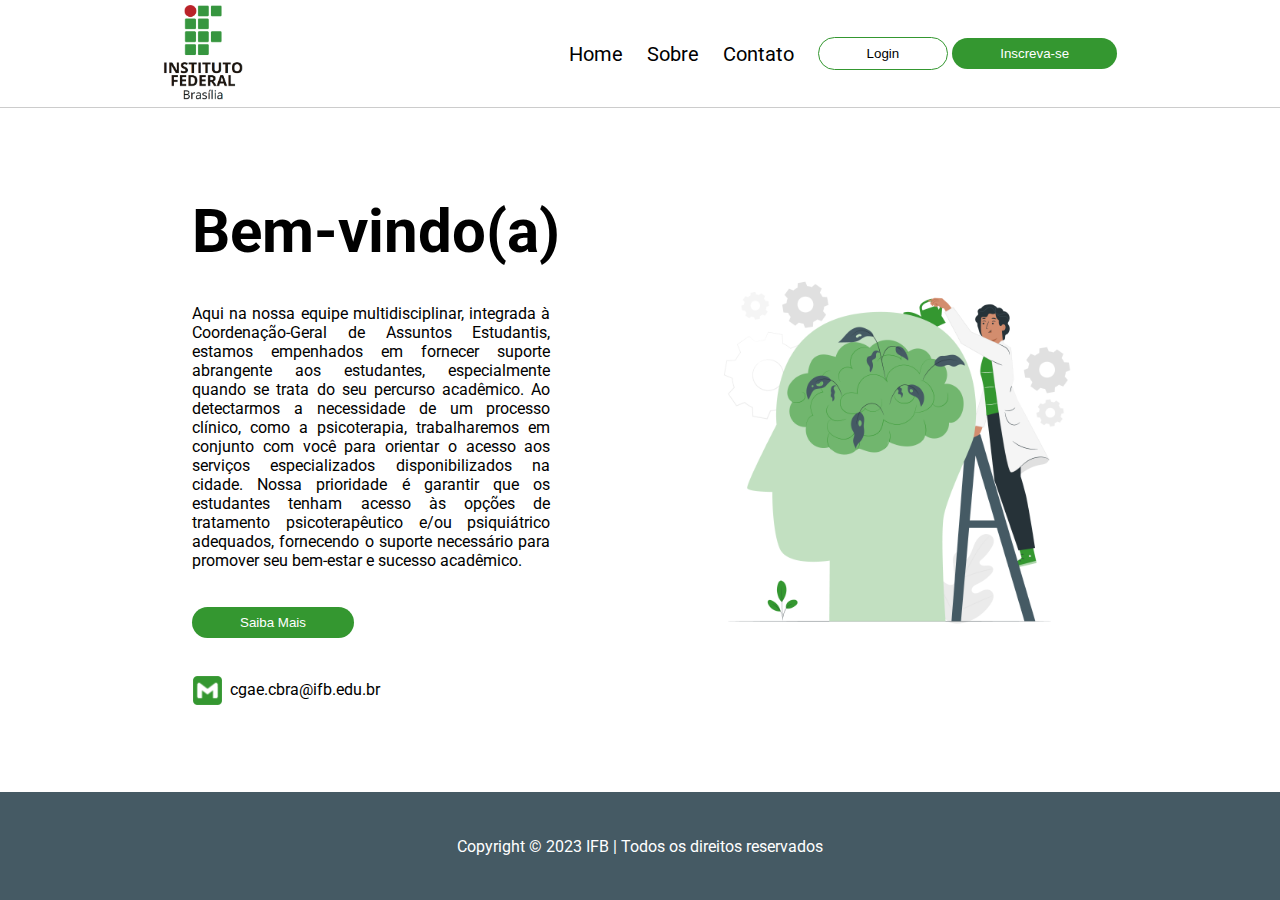
<file: AGENDACGAE/2023-1---vespertino---pi2-g7-2023-1/Site PI/index.html>
<!DOCTYPE html>
<html lang="pt-br">
<head>
    <meta charset="UTF-8">
    <meta name="viewport" content="width=device-width, initial-scale=1.0">
    <title>Saúde Mental IFB</title>
    <link rel="stylesheet" href="landing-page.css">
</head>
<body>
    <header id="header">
        <img src="./imagens/IFBVertical.png" alt="">
        <nav class="navigation">
          <a href="index.html">Home</a>
          <a href="sobre.html">Sobre</a>
          <a href="contato.html">Contato</a>
          <div class="button-wrapper">
            <a href="login.html"><button class="login">Login</button></a>
            <a href="cadastro.html"><button class="cadastro">Inscreva-se</button></a>
          </div>
        </nav>
    </header>
    
    <main>
        <div class="content">
            <h1>Bem-vindo(a)</h1>
            <p>Aqui na nossa equipe multidisciplinar, integrada à Coordenação-Geral de Assuntos Estudantis, 
                estamos empenhados em fornecer 
                suporte abrangente aos estudantes, 
                especialmente quando se trata do seu percurso acadêmico. Ao detectarmos a necessidade de um processo clínico, como a psicoterapia, trabalharemos em conjunto com você para orientar o acesso aos serviços especializados disponibilizados na cidade. Nossa prioridade é garantir que os estudantes tenham acesso às opções de tratamento psicoterapêutico e/ou psiquiátrico adequados, fornecendo o suporte necessário para promover seu bem-estar e sucesso acadêmico.</p>
            <a href="sobre.html"><button class="cadastro">Saiba Mais</button></a>
            <div class="icon-wrapper">
                <img src="./imagens/SVGRepo_iconCarrier.png" alt="">
                <p>cgae.cbra@ifb.edu.br</p>
            </div>
        </div>
        <div class="img">
            <img src="./imagens/Mental health-pana 1.png" alt="">
        </div>
    </main>

    <footer>
        <p>Copyright © 2023 IFB | Todos os direitos reservados</p>
    </footer>
</body>
</html>
</file>
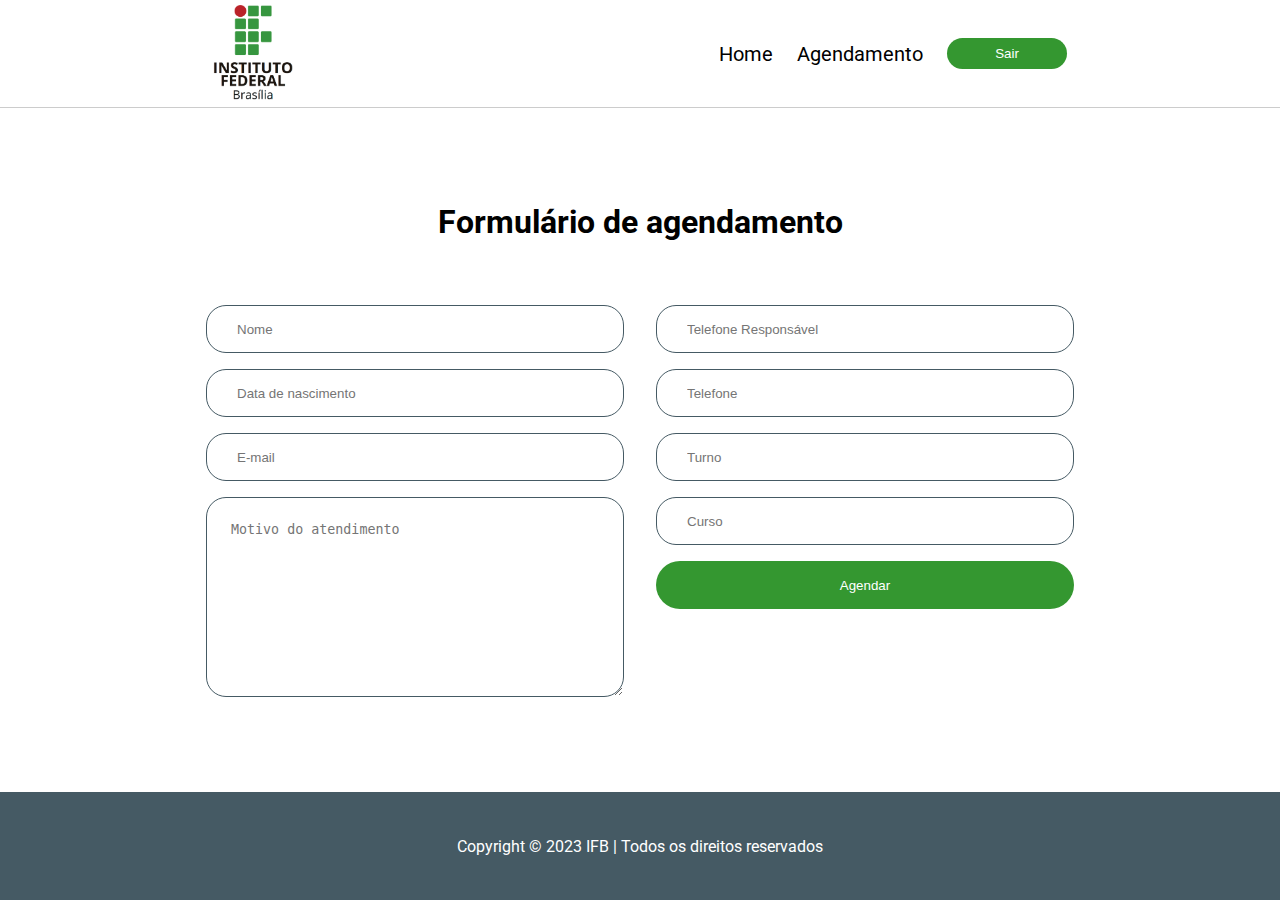
<file: AGENDACGAE/2023-1---vespertino---pi2-g7-2023-1/Site PI/agendamento.html>
<!DOCTYPE html>
<html lang="pt-br">

  <head>
    <meta charset="UTF-8">
    <link rel="stylesheet" href="agendamento.css">
    <meta name="viewport" content="width=device-width, initial-scale=1.0">
    <title>Saúde Mental IFB</title>
  </head>

  <body>

    <header id="header">
      <img src="./imagens/IFBVertical.png" alt="">
      <nav class="navigation">
        <a href="loginSucess.html">Home</a>
        <a href="#">Agendamento</a>
        <div class="button-wrapper">
          <a href="index.html"><button class="cadastro">Sair</button></a>
        </div>
      </nav>
    </header>

    <main id="main">
        <h1>Formulário de agendamento</h1>
        <form action="">
            <div class="left-inputs">
                <input type="text" placeholder="Nome">
                <input type="text" placeholder="Data de nascimento">
                <input type="text" placeholder="E-mail">
                <textarea name="" id="" cols="30" rows="10" placeholder="Motivo do atendimento"></textarea>
            </div>
            <div class="right-inputs">
                <input type="text" placeholder="Telefone Responsável">
                <input type="text" placeholder="Telefone">
                <input type="text" placeholder="Turno">
                <input type="text" placeholder="Curso">
                <a href="loginSucess.html"><button type="button" class="cadastro">Agendar</button></a>
            </div>
        </form>
    </main>

    <footer>
      <p>Copyright © 2023 IFB | Todos os direitos reservados</p>
    </footer>
  </body>

</html>
</file>
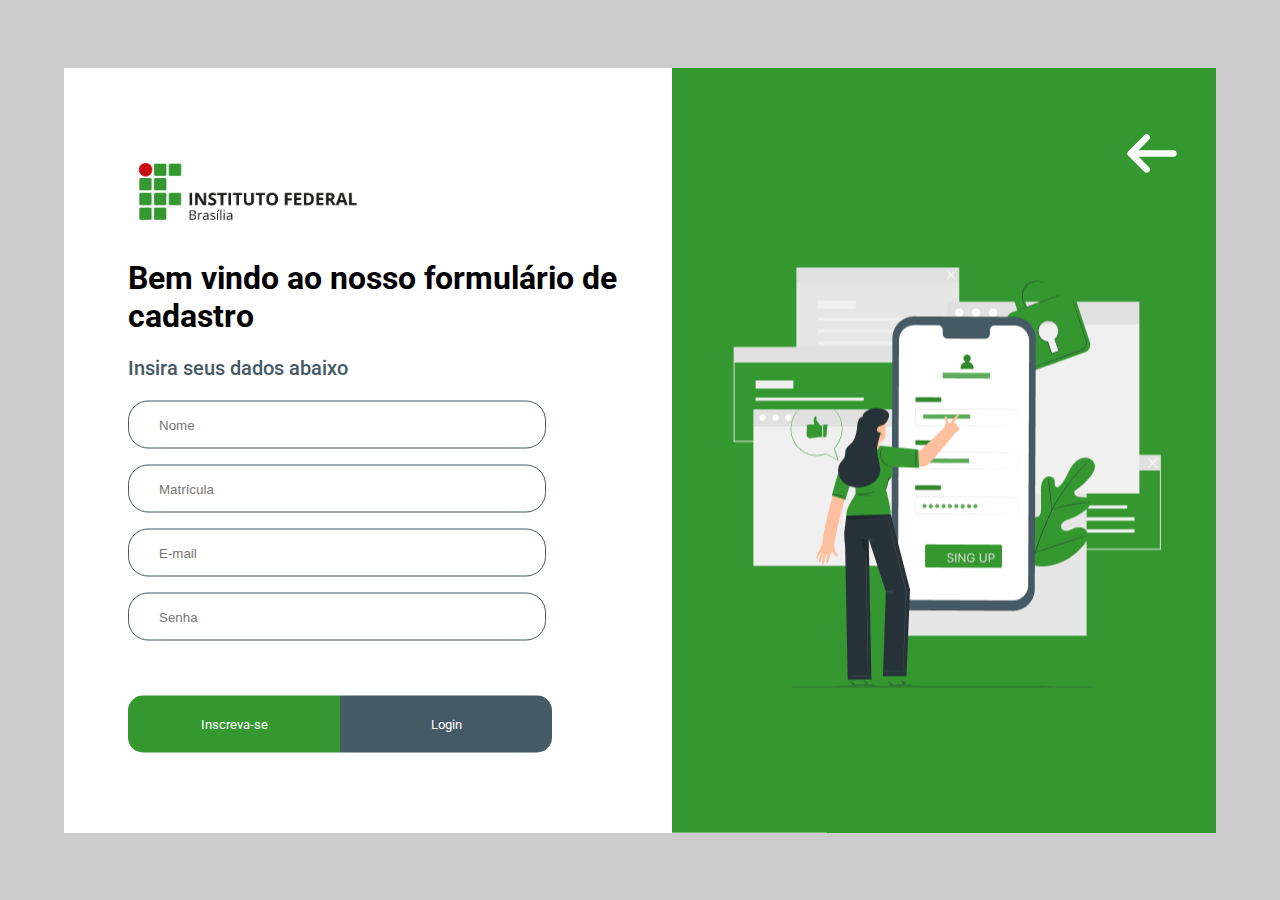
<file: AGENDACGAE/2023-1---vespertino---pi2-g7-2023-1/Site PI/cadastro.html>
<!DOCTYPE html>
<html lang="pt-br">
<head>
    <meta charset="UTF-8">
    <link rel="stylesheet" href="cadastro.css">
    <meta name="viewport" content="width=device-width, initial-scale=1.0">
    <title>Saúde Mental IFB</title>
</head>
<body>
  <main>
    <div class="text-content">
      <img class="logo" src="./imagens/IFB.png" alt="">
      <form action="">
        <div class="text-group">
          <h1>Bem vindo ao nosso formulário de cadastro</h1>
          <p>Insira seus dados abaixo</p>
        </div>
        <div class="input-group">
          <input class="matricula" type="text" placeholder="Nome">
          <input class="senha" type="password" placeholder="Matrícula">
          <input class="matricula" type="text" placeholder="E-mail">
          <input class="senha" type="password" placeholder="Senha">
        </div>
        <div class="submit-group">
          <a href="login.html"><button type="button" class="login-bt">Inscreva-se</button></a>
          <a href="login.html"><button type="button" class="cadastro-bt">Login</button></a>
        </div>
      </form>
    </div>
    <div class="img-content">
      <a href="index.html"><img class="icon" src="./imagens/arrow-left-svgrepo-com.svg" alt=""></a>
      <img class="imagem" src="./imagens/Mobile login-pana 1.png" alt="">
      <span></span>
    </div>
  </main>

</body>
</html>
</file>
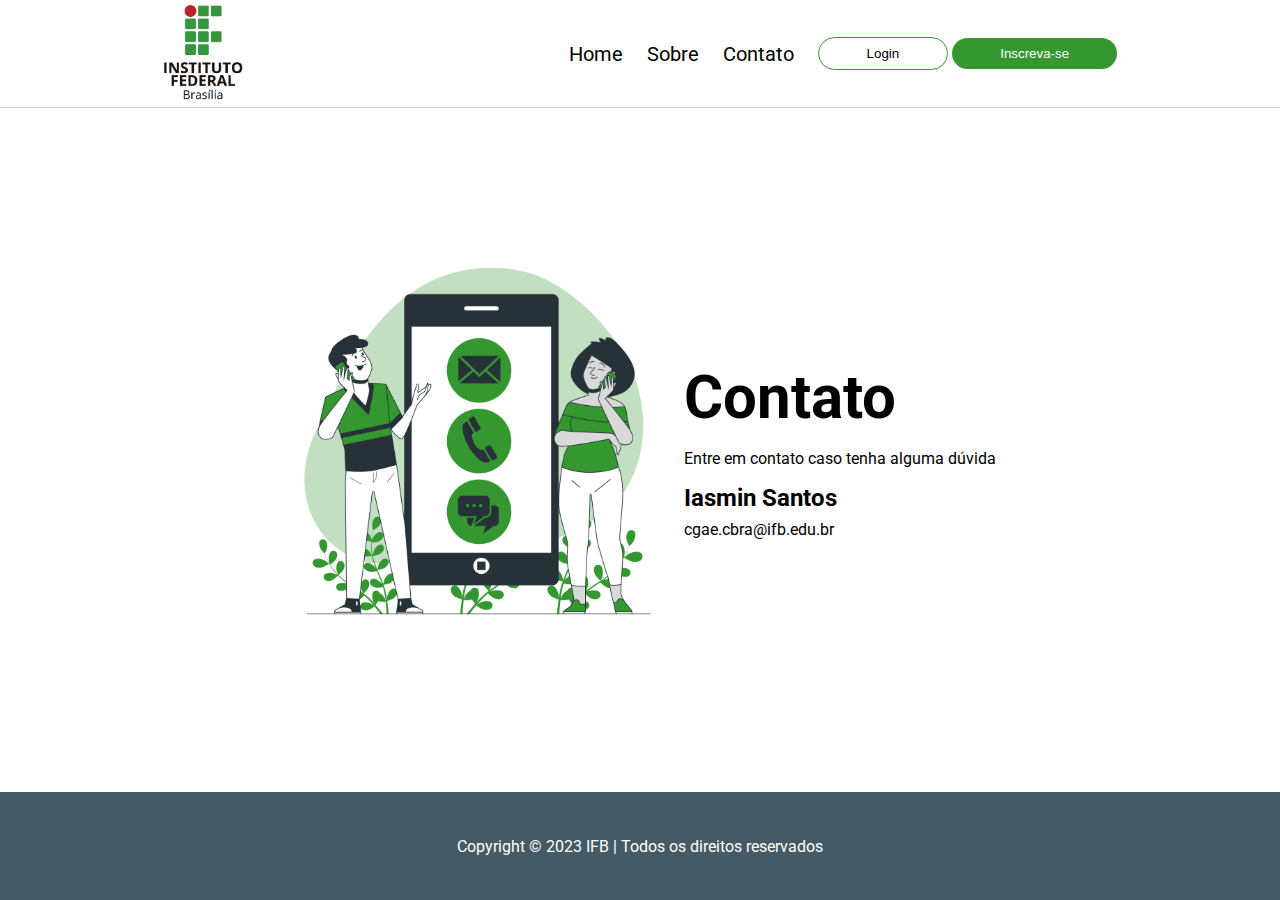
<file: AGENDACGAE/2023-1---vespertino---pi2-g7-2023-1/Site PI/contato.html>
<!DOCTYPE html>
<html lang="pt-br">

<head>
    <meta charset="UTF-8">
    <meta name="viewport" content="width=device-width, initial-scale=1.0">
    <title>Saúde Mental IFB</title>
    <link rel="stylesheet" href="contato.css">
</head>

<body>
    <header id="header">
        <img src="./imagens/IFBVertical.png" alt="">
        <nav class="navigation">
            <a href="index.html">Home</a>
            <a href="sobre.html">Sobre</a>
            <a href="contato.html">Contato</a>
            <div class="button-wrapper">
                <a href="login.html"><button class="login">Login</button></a>
                <a href="cadastro.html"><button class="cadastro">Inscreva-se</button></a>
            </div>
        </nav>
    </header>

    <main>
        <div class="img">
            <img src="./imagens/Get in touch-bro 1.png" alt="">
        </div>
        <div class="content">
            <h1>Contato</h1>
            <p>Entre em contato caso tenha alguma dúvida</p>
            <div class="contact">
                <p class="bold">Iasmin Santos</p>
                <p>cgae.cbra@ifb.edu.br</p>
            </div>
        </div>
    </main>

    <footer>
        <p>Copyright © 2023 IFB | Todos os direitos reservados</p>
    </footer>
</body>

</html>
</file>
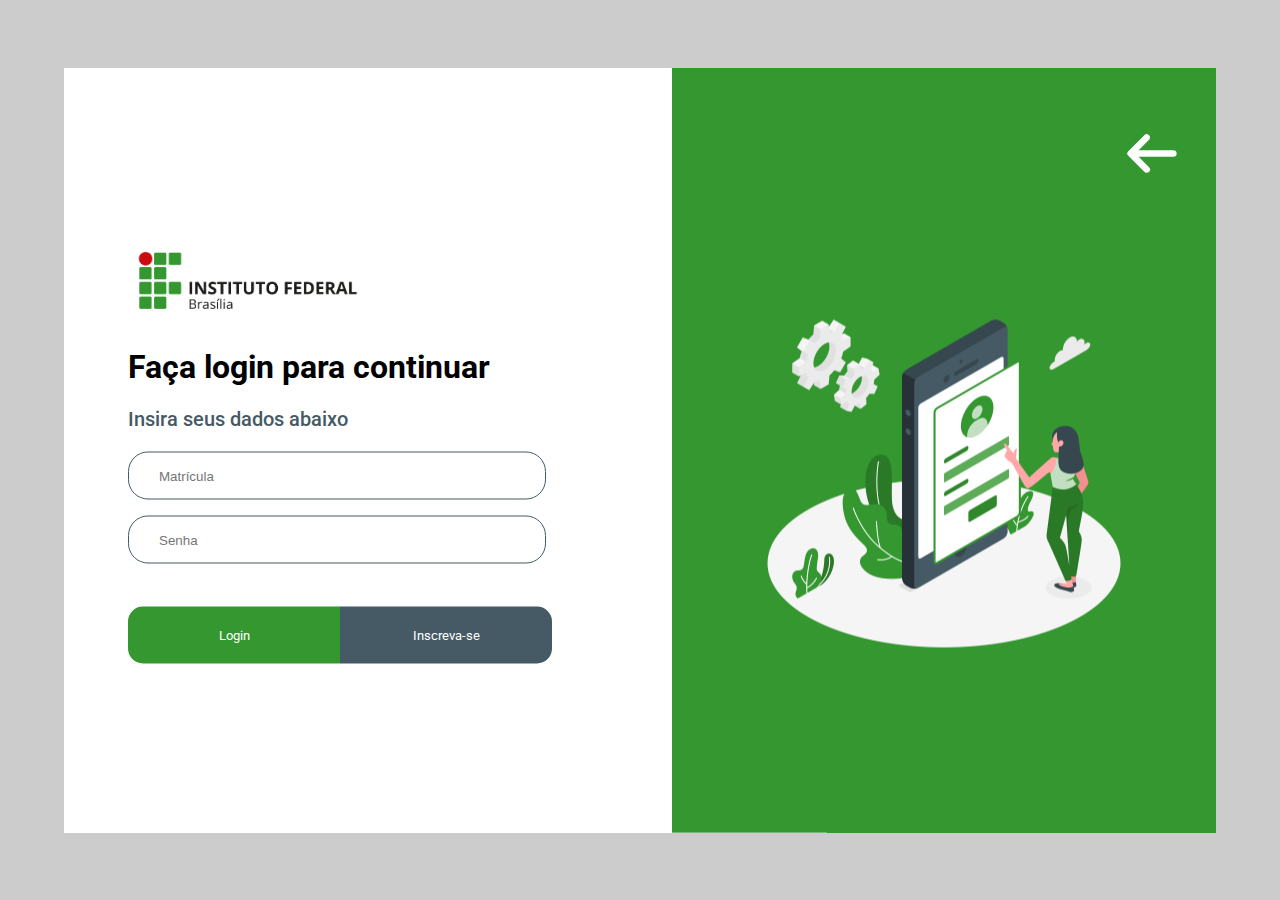
<file: AGENDACGAE/2023-1---vespertino---pi2-g7-2023-1/Site PI/login.html>
<!DOCTYPE html>
<html lang="pt-br">
<head>
    <meta charset="UTF-8">
    <link rel="stylesheet" href="login.css">
    <meta name="viewport" content="width=device-width, initial-scale=1.0">
    <title>Saúde Mental IFB</title>
</head>
<body>
  <main>
    <div class="text-content">
      <img class="logo" src="./imagens/IFB.png" alt="">
      <form action="">
        <div class="text-group">
          <h1>Faça login para continuar</h1>
          <p>Insira seus dados abaixo</p>
        </div>
        <div class="input-group">
          <input class="matricula" type="text" placeholder="Matrícula">
          <input class="senha" type="password" placeholder="Senha">
        </div>
        <div class="submit-group">
          <a href="loginSucess.html"><button type="button" class="login-bt">Login</button></a>
          <a href="cadastro.html"><button type="button" class="cadastro-bt">Inscreva-se</button></a>
        </div>
      </form>
    </div>
    <div class="img-content">
      <a href="index.html"><img class="icon" src="./imagens/arrow-left-svgrepo-com.svg" alt=""></a>
      <img class="imagem" src="./imagens/Mobile login-amico 1.png" alt="">
      <span></span>
    </div>
  </main>

</body>
</html>
</file>
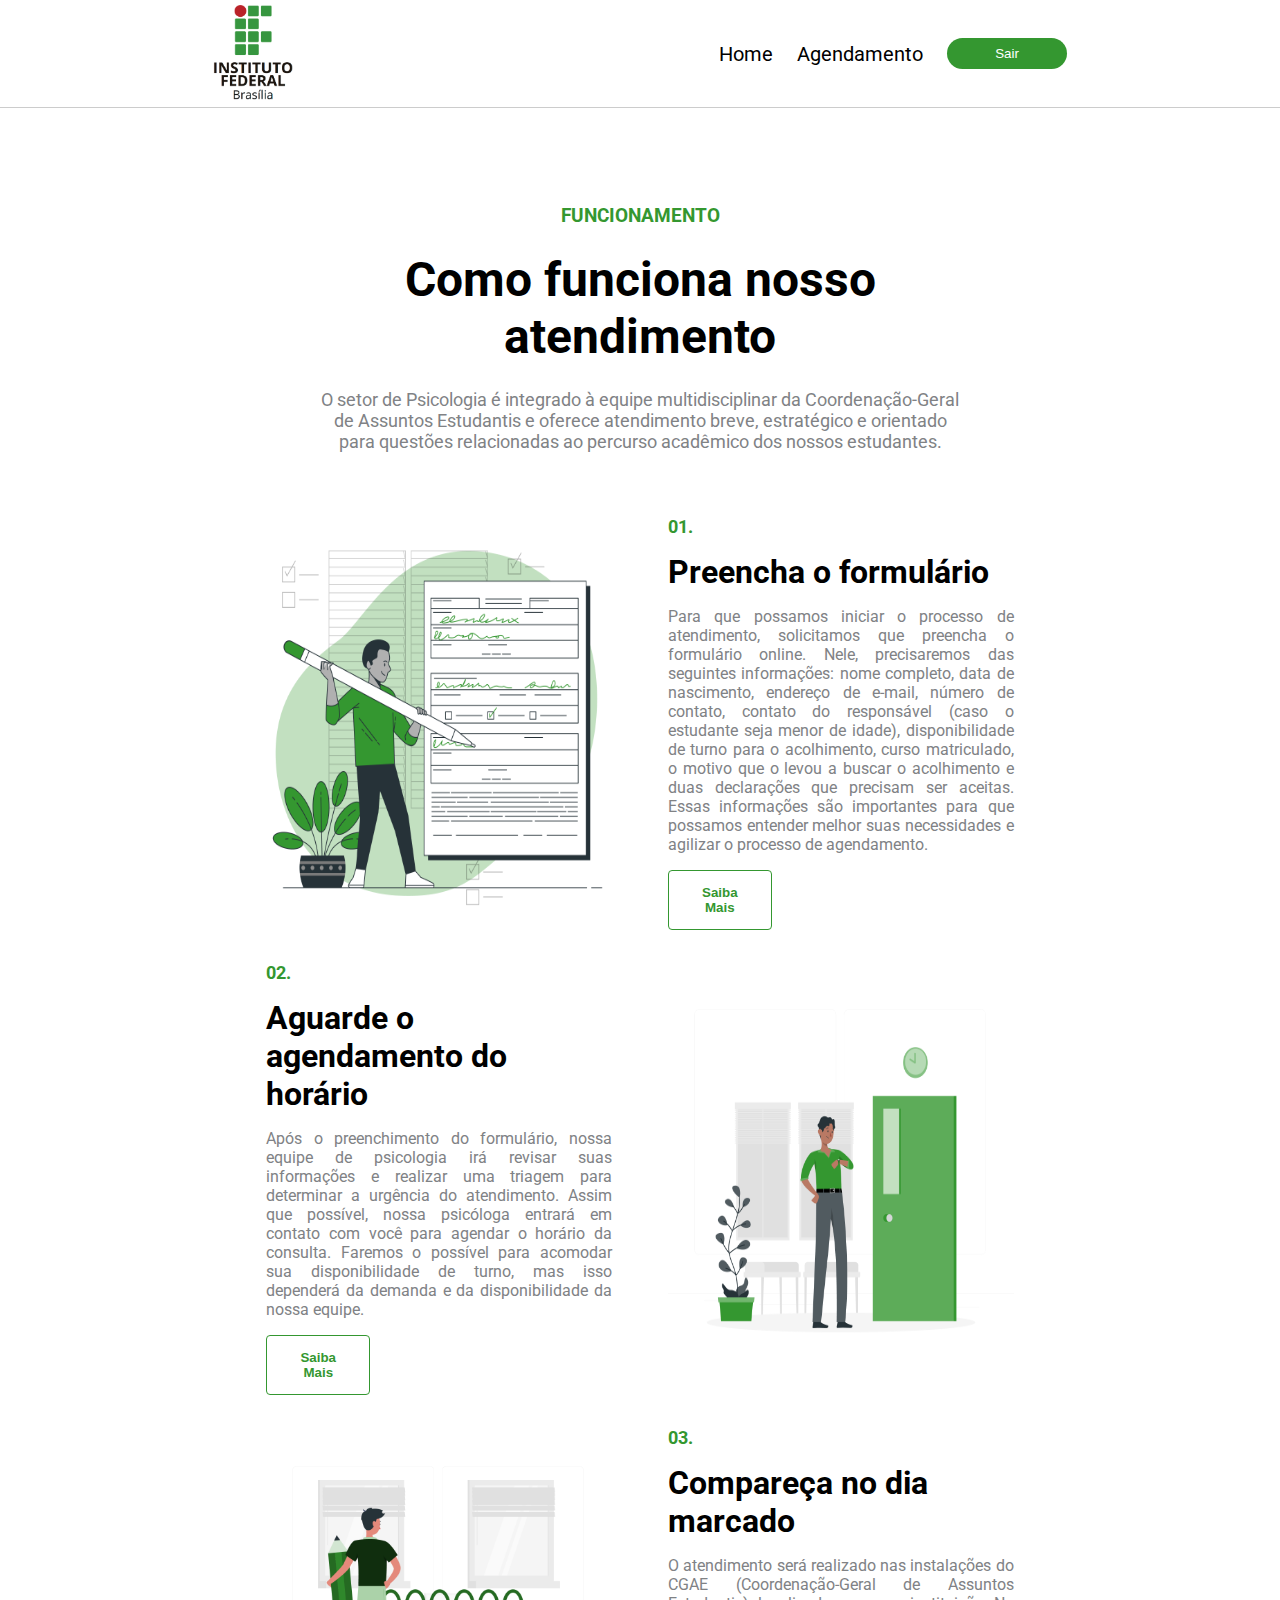
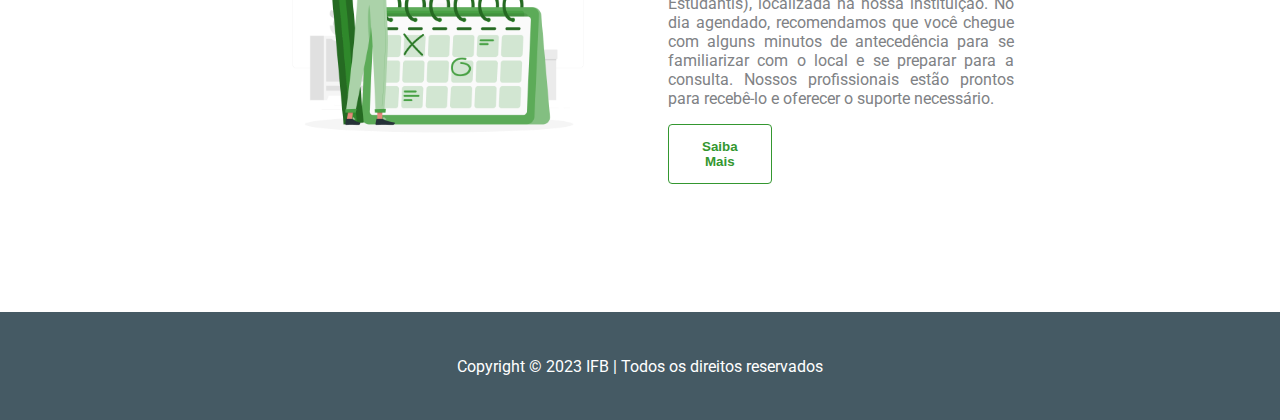
<file: AGENDACGAE/2023-1---vespertino---pi2-g7-2023-1/Site PI/loginSucess.html>
<!DOCTYPE html>
<html lang="pt-br">

  <head>
    <meta charset="UTF-8">
    <link rel="stylesheet" href="loginSucess.css">
    <meta name="viewport" content="width=device-width, initial-scale=1.0">
    <title>Saúde Mental IFB</title>
  </head>

  <body>

    <header id="header">
      <img src="./imagens/IFBVertical.png" alt="">
      <nav class="navigation">
        <a href="loginSucess.html">Home</a>
        <a href="agendamento.html">Agendamento</a>
        <div class="button-wrapper">
          <a href="index.html"><button class="cadastro">Sair</button></a>
        </div>
      </nav>
    </header>

    <main id="main">
      <div class="atendimento-info">
        <h3>FUNCIONAMENTO</h3>
        <h2>Como funciona nosso atendimento</h2>
        <p>O setor de Psicologia é integrado à equipe multidisciplinar da 
          Coordenação-Geral de Assuntos Estudantis e oferece atendimento breve, 
          estratégico e orientado para questões relacionadas ao percurso acadêmico dos nossos estudantes.</p>
      </div>
      <div class="atendimento-container">
        <div class="atendimento-wrapper atendimento-wrapper-1">
          <img src="./imagens/Fill_out-bro_1.png" alt="">
          <div class="atendimento-wrapper-infos">
            <p class="atendimento-wrapper-infos-title">01.</p>
            <h4>Preencha o formulário</h4>
            <p class="atendimento-wrapper-infos-paragrafo">Para que possamos iniciar o processo de atendimento, 
              solicitamos que preencha o formulário online.
               Nele, precisaremos das seguintes informações: nome completo, data de nascimento, 
               endereço de e-mail, número de contato, contato do responsável (caso o estudante seja menor de idade), 
               disponibilidade de turno para o acolhimento, curso matriculado, o motivo que o levou a buscar o acolhimento e duas 
               declarações que precisam ser aceitas. 
              Essas informações são importantes para que possamos entender melhor suas necessidades e agilizar o processo de agendamento.</p>
            <a href="mailto:cgae.cbra@ifb.edu.br"><button>Saiba Mais</button></a>
          </div>
        </div>
        <div class="atendimento-wrapper atendimento-wrapper-2">
          <div class="atendimento-wrapper-infos">
            <p class="atendimento-wrapper-infos-title">02.</p>
            <h4>Aguarde o agendamento do horário</h4>
            <p class="atendimento-wrapper-infos-paragrafo">Após o preenchimento do formulário, nossa equipe de psicologia irá revisar suas informações e realizar uma triagem para determinar a urgência do atendimento. Assim que possível, nossa psicóloga entrará em contato com você para agendar o horário da consulta. 
              Faremos o possível para acomodar sua disponibilidade de turno, mas isso dependerá da demanda e da disponibilidade da nossa equipe.</p>
            <a href="mailto:cgae.cbra@ifb.edu.br"><button>Saiba Mais</button></a>
          </div>
          <img src="./imagens/Waiting-rafiki_1.png" alt="">
        </div>
        <div class="atendimento-wrapper atendimento-wrapper-3">
          <img src="./imagens/Calendar-rafiki_1.png" alt="">
          <div class="atendimento-wrapper-infos">
            <p class="atendimento-wrapper-infos-title">03.</p>
            <h4>Compareça no dia marcado</h4>
            <p class="atendimento-wrapper-infos-paragrafo">O atendimento será realizado nas instalações do CGAE (Coordenação-Geral de Assuntos Estudantis), localizada na nossa instituição. No dia agendado, recomendamos que você chegue com alguns minutos de antecedência para se familiarizar com o local e se preparar para a consulta. Nossos profissionais estão prontos para recebê-lo e oferecer o suporte necessário.</p>
            <a href="mailto:cgae.cbra@ifb.edu.br"><button>Saiba Mais</button></a>
          </div>
        </div>
    </main>

    <footer>
      <p>Copyright © 2023 IFB | Todos os direitos reservados</p>
    </footer>
  </body>

</html>
</file>
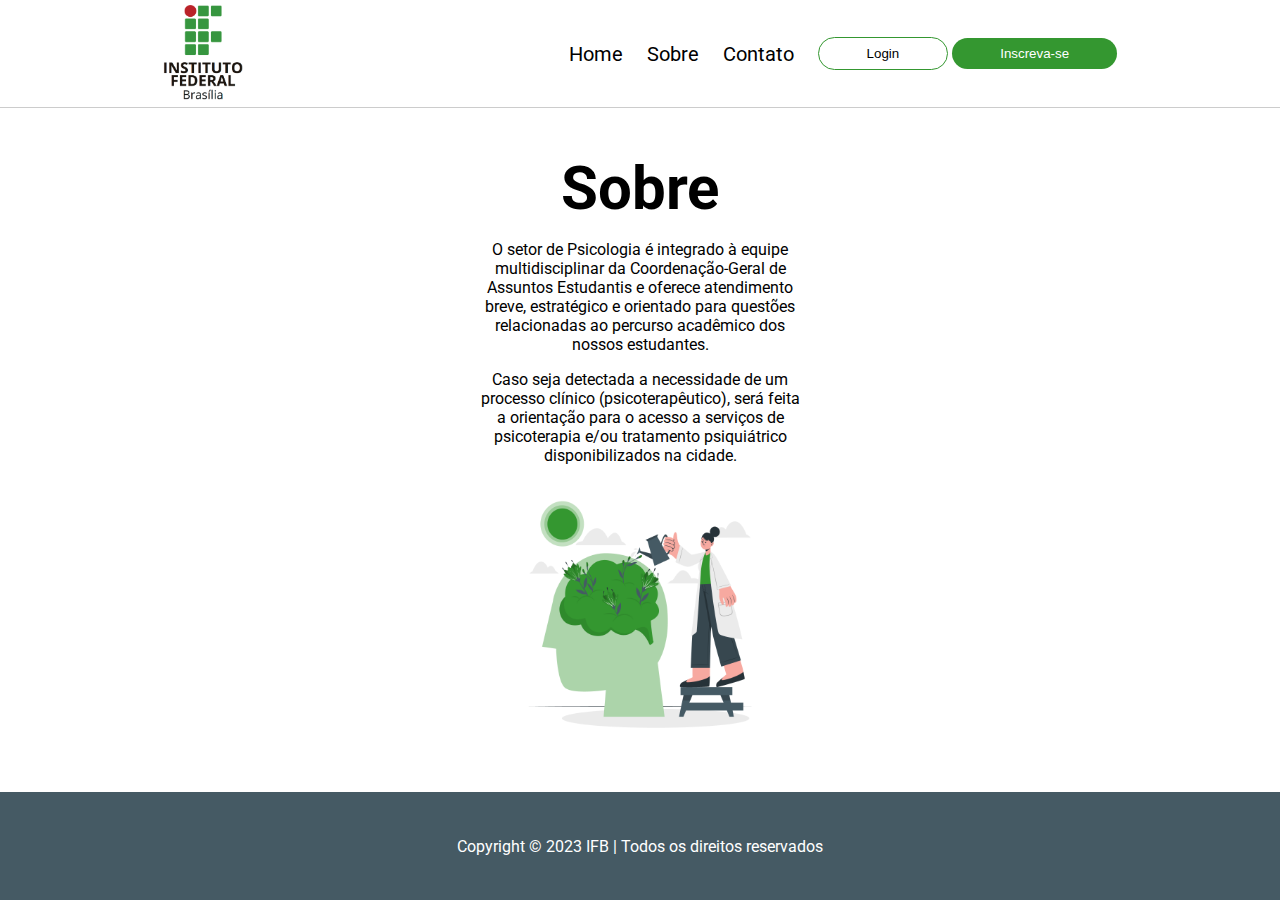
<file: AGENDACGAE/2023-1---vespertino---pi2-g7-2023-1/Site PI/sobre.html>
<!DOCTYPE html>
<html lang="pt-br">

<head>
  <meta charset="UTF-8">
  <link rel="stylesheet" href="sobre.css">
  <meta name="viewport" content="width=device-width, initial-scale=1.0">
  <title>Saúde Mental IFB</title>
</head>

<body>
  <header id="header">
    <img src="./imagens/IFBVertical.png" alt="">
    <nav class="navigation">
      <a href="index.html">Home</a>
      <a href="sobre.html">Sobre</a>
      <a href="contato.html">Contato</a>
      <div class="button-wrapper">
        <a href="login.html"><button class="login">Login</button></a>
        <a href="cadastro.html"><button class="cadastro">Inscreva-se</button></a>
      </div>
    </nav>
  </header>
  <main>
    <h1>Sobre</h1>
    <div class="paragrafos">
      <p>O setor de Psicologia é integrado à equipe multidisciplinar da
        Coordenação-Geral de Assuntos Estudantis e oferece atendimento breve,
        estratégico e orientado para questões relacionadas ao percurso acadêmico dos nossos estudantes.</p>
      <p>
        Caso seja detectada a necessidade de um processo clínico (psicoterapêutico),
        será feita a orientação para o acesso a serviços de psicoterapia e/ou
        tratamento psiquiátrico disponibilizados na cidade.
      </p>
    </div>
    <img src="./imagens/Mental health-cuate 1.png" alt="">
  </main>

  <footer>
    <p>Copyright © 2023 IFB | Todos os direitos reservados</p>
  </footer>
</body>

</html>
</file>
<file: AGENDACGAE/2023-1---vespertino---pi2-g7-2023-1/Site PI/landing-page.css>
@import url('https://fonts.googleapis.com/css2?family=Roboto&display=swap');

* {
    margin: 0;
    padding: 0;
    box-sizing: border-box;
}

body {
    font-family: 'Roboto', sans-serif;
}

/*Header*/

#header {
    display: flex;
    justify-content: space-around;
    align-items: center;
    height: 12vh;
    border-bottom: 0.5px solid #CCC;
}

#header img {
    width: 80px;
}

#header .navigation {   
    display: flex;
    gap: 1.5rem;
    align-items: center;
}

#header .navigation a {
    text-decoration: none;
    font-size: 20px;
    color: #000000;
}

.login, .cadastro {
    padding: 8px 48px;
    border-radius: 50px;
    cursor: pointer;
}
.login{
    border: 1px solid #349730;
    background-color: transparent;
    transition: 0.5s;
}

.cadastro{
    border: none;
    background-color: #349730;
    color: white;
}

/*Main*/

main {
    display: flex;
    align-items: center;
    justify-content: center;
    height: 76vh;
}

.content {
    width: 40%;
}

.content h1 {
    font-size: 60px;
    margin-bottom: 37px;
}

.content p {
    width: 70%;
    font-size: 16px;
    text-align: justify;
    margin-bottom: 37px;
}

.content button {
    margin-bottom: 37px;
}

.content .icon-wrapper {
    display: flex;
    align-items: center;
    gap: 0.5rem;
}

.content .icon-wrapper img {
    width: 30px;
}

.content .icon-wrapper p {
    margin: 0;
}


.img {
    width: 30%;
}

.img img {
    width: 100%;
}

footer {
    background-color: #455A64;
    display: flex;
    align-items: center;
    justify-content: center;
    height: 12vh;
}

footer p {
    color: #ffffff;
}
</file>
<file: AGENDACGAE/2023-1---vespertino---pi2-g7-2023-1/Site PI/agendamento.css>
@import url('https://fonts.googleapis.com/css2?family=Roboto&display=swap');

* {
    margin: 0;
    padding: 0;
    box-sizing: border-box;
}

body {
    font-family: 'Roboto', sans-serif;
}

/*Header*/

#header {
    display: flex;
    justify-content: space-around;
    align-items: center;
    height: 12vh;
    border-bottom: 0.5px solid #CCC;
}

#header img {
    width: 80px;
}

#header .navigation {   
    display: flex;
    gap: 1.5rem;
    align-items: center;
}

#header .navigation a {
    text-decoration: none;
    font-size: 20px;
    color: #000000;
}

.login, .cadastro {
    padding: 8px 48px;
    border-radius: 50px;
    cursor: pointer;
}
.login{
    border: 1px solid #349730;
    background-color: transparent;
    transition: 0.5s;
}

.cadastro{
    border: none;
    background-color: #349730;
    color: white;
}

/*Main*/

main {
    height: 76vh;
    display: flex;
    flex-direction: column;
    align-items: center;
    justify-content: center;
    gap: 4rem;
}

main form {
    display: flex;
    gap: 2rem;
}

main .left-inputs, main .right-inputs {
    display: flex;
    flex-direction: column;
    gap: 1rem;
}

main .left-inputs input, main .right-inputs input{
    border-radius: 20px;
    border: 1px solid #455A64;
    background: #FFF;
    width: 418px;
    height: 48px;
    padding-left: 30px;
}

main .left-inputs textarea {
    justify-content: center;
    border-radius: 20px;
    border: 1px solid #455A64;
    background: #FFF;
    width: 418px;
    padding-left: 30px;
    padding: 24px;
}

main .right-inputs button {
    width: 418px;
    height: 48px;
}

/*Footer*/

footer {
    background-color: #455A64;
    display: flex;
    align-items: center;
    justify-content: center;
    height: 12vh;
}

footer p {
    color: #ffffff;
}
</file>
<file: AGENDACGAE/2023-1---vespertino---pi2-g7-2023-1/Site PI/cadastro.css>
@import url('https://fonts.googleapis.com/css2?family=Roboto&display=swap');

* {
    margin: 0;
    padding: 0;
    box-sizing: border-box;
}

body {
    background-color: #ccc;
    font-family: 'Roboto', sans-serif;
    
}

main {
    padding-left: 5%;
    background-color: #ffffff;
    position: fixed;
    top: 50%;
    left: 50%;
    transform: translate(-50%, -50%);
    width: 90%;
    display: flex;
    align-items: center;
    height: 85vh;
}

.text-content {
    width: 50%;
    height: 100%;
    flex-direction: column;
    display: flex;
    align-items: flex-start;
    justify-content: center;
    gap: 2rem;
}

p {
    color: #455A64;
    font-family: Roboto, sans-serif;
    font-size: 20px;
    font-style: normal;
    font-weight: 500;
    line-height: 66px;
}


.input-group {
    display: flex;
    flex-direction: column;
    gap: 1rem;
}

.matricula, .senha{
    border-radius: 20px;
    border: 1px solid #455A64;
    background: #FFF;
    width: 418px;
    height: 48px;
    padding-left: 30px;
}

.text-content .logo {
    width: 239px;
}

.submit-group {
    flex-direction: row;
    max-width: 500px;
    display: flex;
    margin-top: 10%;
}

a:hover, a:visited, a:link {
    color: white;
}

a {
   text-decoration: none; 
}

.login-bt {
    display: flex;
    color: #FFF;
    width: 212px;
    height: 57px;
    justify-content: center;
    align-items: center;
    border-radius: 15px 0px 0px 15px;
    background: #349730;
    font-family: Roboto, sans-serif;
    border: none;
    cursor: pointer;
    
}

.cadastro-bt {
    display: flex;
    color: #FFF;
    width: 212px;
    height: 57px;
    padding: 0px 40px;
    justify-content: center;
    align-items: center;
    border-radius: 0px 15px 15px 0px;
    background: #455A64;
    font-family: Roboto, sans-serif;
    border: none;
    cursor: pointer;
    
}

.img-content {
    flex-direction: column;
    display: flex;
    justify-content: space-around;
    background-color: #349730;
    width: 50%;
    height: 100%;
    padding: 2rem;
}

.img-content .imagem {
    width: 500px;
    align-self: center;
}

.img-content a {
    align-self: flex-end;
}

@media (max-width: 768px) {
    main .paragrafos {
        width: 90%;
        max-width: 400px;
    }

    main img {
        width: 90%;
        max-width: 300px;
    }

    main h1 {
        font-size: 40px;
        line-height: 50px;
    }
}
</file>
<file: AGENDACGAE/2023-1---vespertino---pi2-g7-2023-1/Site PI/contato.css>
@import url('https://fonts.googleapis.com/css2?family=Roboto&display=swap');

* {
    margin: 0;
    padding: 0;
    box-sizing: border-box;
}

body {
    font-family: 'Roboto', sans-serif;
}

/*Header*/

#header {
    display: flex;
    justify-content: space-around;
    align-items: center;
    height: 12vh;
    border-bottom: 0.5px solid #CCC;
}

#header img {
    width: 80px;
}

#header .navigation {   
    display: flex;
    gap: 1.5rem;
    align-items: center;
}

#header .navigation a {
    text-decoration: none;
    font-size: 20px;
    color: #000000;
}

.login, .cadastro {
    padding: 8px 48px;
    border-radius: 50px;
    cursor: pointer;
}
.login{
    border: 1px solid #349730;
    background-color: transparent;
    transition: 0.5s;
}

.cadastro{
    border: none;
    background-color: #349730;
    color: white;
}

/*Main*/

main {
    display: flex;
    align-items: center;
    justify-content: center;
    height: 76vh;
}

main .img {
    width: 30%;
}

main .img img {
    width: 100%;
}

main .content {
    display: flex;
    flex-direction: column;
    gap: 1rem;
    margin-left: 1rem;
}

main .content h1 {
    font-size: 60px;
}

main .content .contact {
    display: flex;
    flex-direction: column;
    gap: 0.5rem;
}

main .content .contact .bold {
    font-size: 24px;
    font-weight: bold;
}

/*Footer*/

footer {
    background-color: #455A64;
    display: flex;
    align-items: center;
    justify-content: center;
    height: 12vh;
}

footer p {
    color: #ffffff;
}
</file>
<file: AGENDACGAE/2023-1---vespertino---pi2-g7-2023-1/Site PI/login.css>
@import url('https://fonts.googleapis.com/css2?family=Roboto&display=swap');

* {
    margin: 0;
    padding: 0;
    box-sizing: border-box;
}

body {
    background-color: #ccc;
    font-family: 'Roboto', sans-serif;
    
}

main {
    padding-left: 5%;
    background-color: #ffffff;
    position: fixed;
    top: 50%;
    left: 50%;
    transform: translate(-50%, -50%);
    width: 90%;
    display: flex;
    align-items: center;
    height: 85vh;
}

.text-content {
    width: 50%;
    height: 100%;
    flex-direction: column;
    display: flex;
    align-items: flex-start;
    justify-content: center;
    gap: 2rem;
}

p {
    color: #455A64;
    font-family: Roboto, sans-serif;
    font-size: 20px;
    font-style: normal;
    font-weight: 500;
    line-height: 66px;
}


.input-group {
    display: flex;
    flex-direction: column;
    gap: 1rem;
}

.matricula, .senha{
    border-radius: 20px;
    border: 1px solid #455A64;
    background: #FFF;
    width: 418px;
    height: 48px;
    padding-left: 30px;
}

.senha {
    margin-bottom: 10%;
}

.text-content .logo {
    width: 239px;
}

.submit-group {
    flex-direction: row;
    max-width: 500px;
    display: flex;
}

a:hover, a:visited, a:link {
    color: white;
}

a {
   text-decoration: none; 
}

.login-bt {
    display: flex;
    color: #FFF;
    width: 212px;
    height: 57px;
    justify-content: center;
    align-items: center;
    border-radius: 15px 0px 0px 15px;
    background: #349730;
    font-family: Roboto, sans-serif;
    border: none;
    cursor: pointer;
    
}

.cadastro-bt {
    display: flex;
    color: #FFF;
    width: 212px;
    height: 57px;
    padding: 0px 40px;
    justify-content: center;
    align-items: center;
    border-radius: 0px 15px 15px 0px;
    background: #455A64;
    font-family: Roboto, sans-serif;
    border: none;
    cursor: pointer;
    
}

.img-content {
    flex-direction: column;
    display: flex;
    justify-content: space-around;
    background-color: #349730;
    width: 50%;
    height: 100%;
    padding: 2rem;
}

.img-content .imagem {
    width: 500px;
    align-self: center;
}

.img-content a {
    align-self: flex-end;
}

@media (max-width: 768px) {
    main .paragrafos {
        width: 90%;
        max-width: 400px;
    }

    main img {
        width: 90%;
        max-width: 300px;
    }

    main h1 {
        font-size: 40px;
        line-height: 50px;
    }
}
</file>
<file: AGENDACGAE/2023-1---vespertino---pi2-g7-2023-1/Site PI/loginSucess.css>
@import url('https://fonts.googleapis.com/css2?family=Roboto&display=swap');

* {
    margin: 0;
    padding: 0;
    box-sizing: border-box;
}

body {
    font-family: 'Roboto', sans-serif;
}

/*Header*/

#header {
    display: flex;
    justify-content: space-around;
    align-items: center;
    height: 12vh;
    border-bottom: 0.5px solid #CCC;
}

#header img {
    width: 80px;
}

#header .navigation {   
    display: flex;
    gap: 1.5rem;
    align-items: center;
}

#header .navigation a {
    text-decoration: none;
    font-size: 20px;
    color: #000000;
}

.login, .cadastro {
    padding: 8px 48px;
    border-radius: 50px;
    cursor: pointer;
}
.login{
    border: 1px solid #349730;
    background-color: transparent;
    transition: 0.5s;
}

.cadastro{
    border: none;
    background-color: #349730;
    color: white;
}

/*Main*/

#main {
    margin: 0 auto;
    background-color: #ffffff;
    padding: 6em 0;
}

.atendimento-info {
    display: flex;
    flex-direction: column;
    gap: 1.5em;
    margin: 0 auto;
    width: 50%;
    text-align: center;
}

.atendimento-info h3 {
    text-transform: uppercase;
    color: #349730;
    font-size: 1.2em;
}

.atendimento-info h2 {
    font-size: 3rem;
    color: #000000;
}

.atendimento-info p {
    font-size: 1.150rem;
    color: #808285;
}

.atendimento-container {
    width: 60%;
    margin: 0 auto;
    margin-top: 4em;
}

.atendimento-wrapper {
    width: 100%;
    display: flex;
    justify-content: center;
    gap: 3.5em;
    margin-bottom: 2em;
}

.atendimento-wrapper img {
    width: 45%;
}

.atendimento-wrapper-infos {
    display: flex;
    justify-content: center;
    flex-direction: column;
    width: 45%;
    gap: 1rem;
}
 
.atendimento-wrapper-infos .atendimento-wrapper-infos-title {
    color: #349730;
    font-size: 1.125rem;
    font-weight: 700;
}

.atendimento-wrapper-infos h4 {
    font-size: 2rem;
    font-weight: 700;
}

.atendimento-wrapper-infos .atendimento-wrapper-infos-paragrafo {
    text-align: justify;
    font-size: 1rem;
    color: #808285;
}

.atendimento-wrapper-infos button {
    padding: 14px 24px;
    border-radius: 4px;
    width: 30%;
    background-color: transparent;
    color: #349730;
    border: 1px solid #349730;
    font-weight: 600;
    cursor: pointer;
    transition: 0.5s;
}

.atendimento-wrapper-infos button:hover {
    color: #ffffff;
    background-color: #349730;
}

/*Footer*/

footer {
    background-color: #455A64;
    display: flex;
    align-items: center;
    justify-content: center;
    height: 12vh;
}

footer p {
    color: #ffffff;
}
</file>
<file: AGENDACGAE/2023-1---vespertino---pi2-g7-2023-1/Site PI/sobre.css>
@import url('https://fonts.googleapis.com/css2?family=Roboto&display=swap');

* {
    margin: 0;
    padding: 0;
    box-sizing: border-box;
}

body {
    font-family: 'Roboto', sans-serif;
}

/*Header*/

#header {
    display: flex;
    justify-content: space-around;
    align-items: center;
    height: 12vh;
    border-bottom: 0.5px solid #CCC;
}

#header img {
    width: 80px;
}

#header .navigation {   
    display: flex;
    gap: 1.5rem;
    align-items: center;
}

#header .navigation a {
    text-decoration: none;
    font-size: 20px;
    color: #000000;
}

.login, .cadastro {
    padding: 8px 48px;
    border-radius: 50px;
    cursor: pointer;
}
.login{
    border: 1px solid #349730;
    background-color: transparent;
    transition: 0.5s;
}

.cadastro{
    border: none;
    background-color: #349730;
    color: white;
}

/*Main*/

main {
    display: flex;
    flex-direction: column;
    align-items: center;
    justify-content: center;
    height: 76vh;
    gap: 1rem;
}

main h1 {
    font-size: 60px;
}

main .paragrafos {
    display: flex;
    flex-direction: column;
    gap: 1rem;
    text-align: center;
    width: 25%;
}

main img {
    width: 20%;
}

/*Footer*/

footer {
    background-color: #455A64;
    display: flex;
    align-items: center;
    justify-content: center;
    height: 12vh;
}

footer p {
    color: #ffffff;
}
</file>
